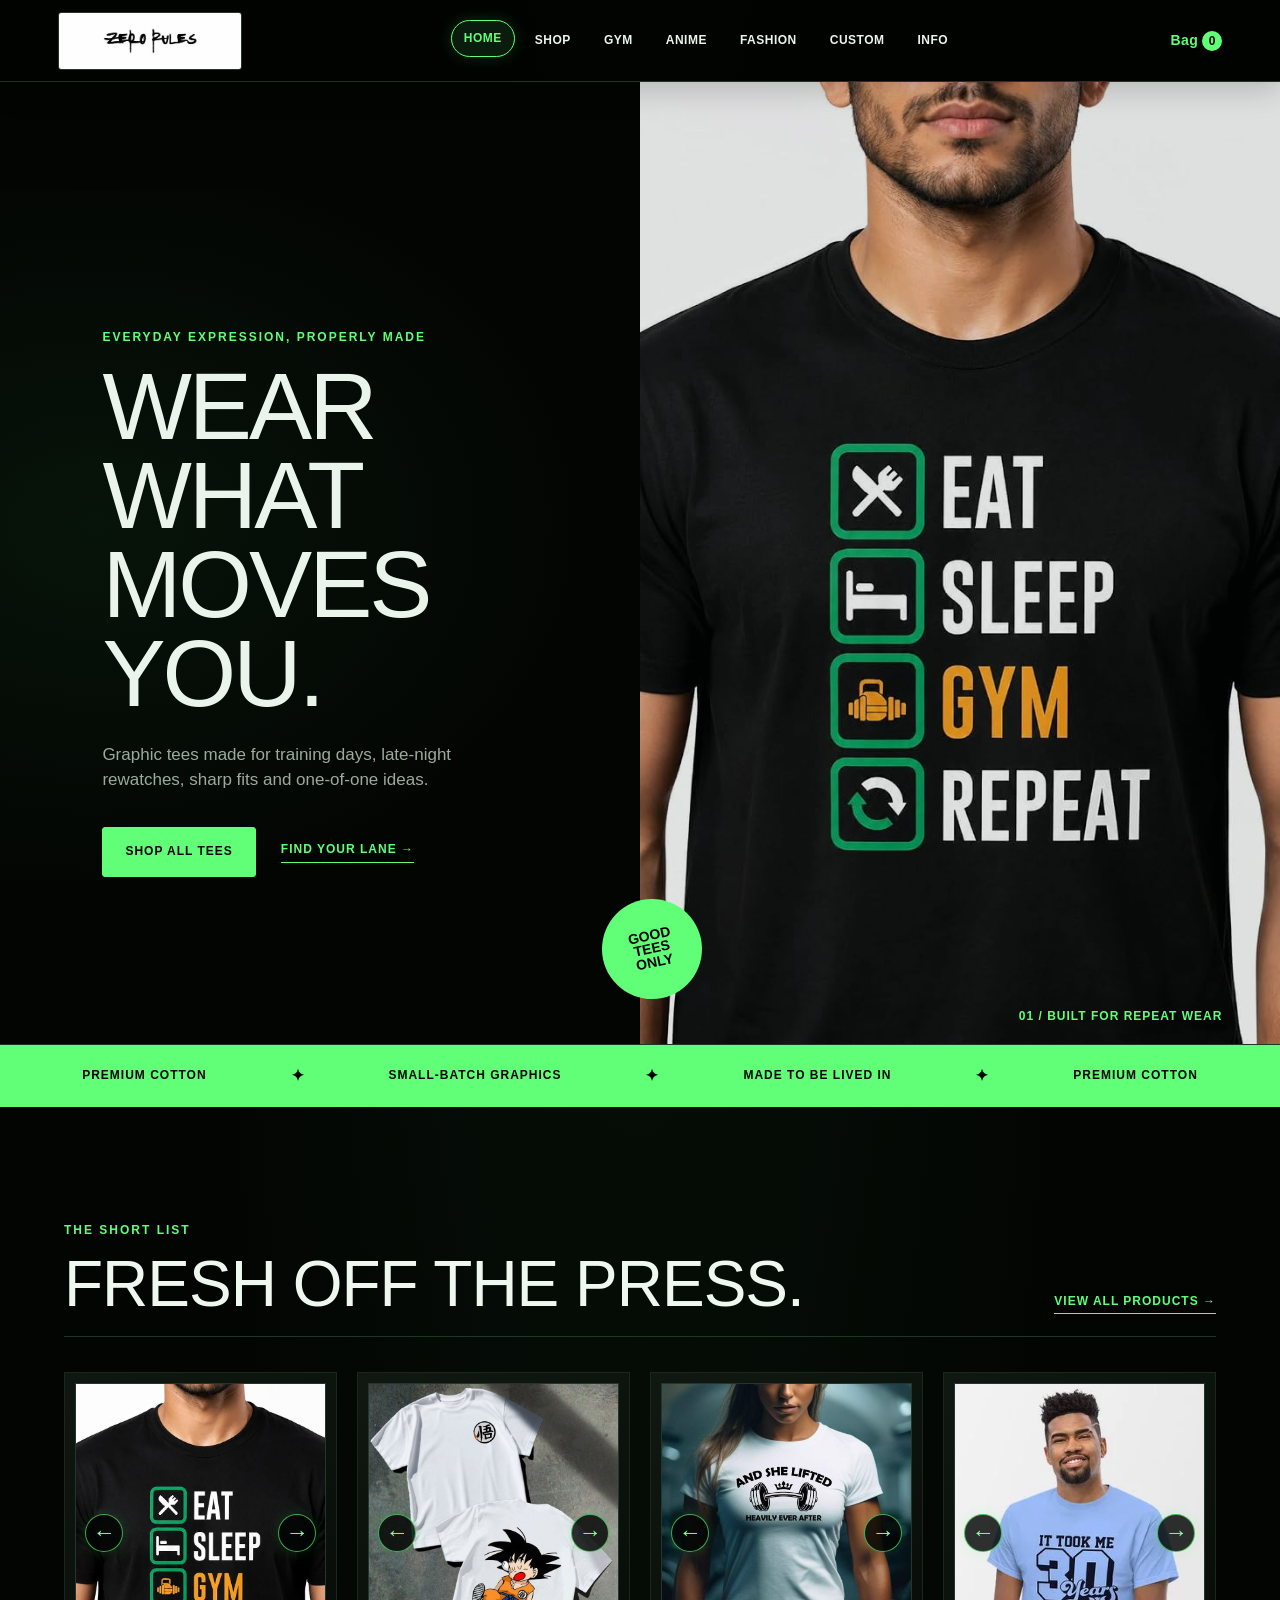
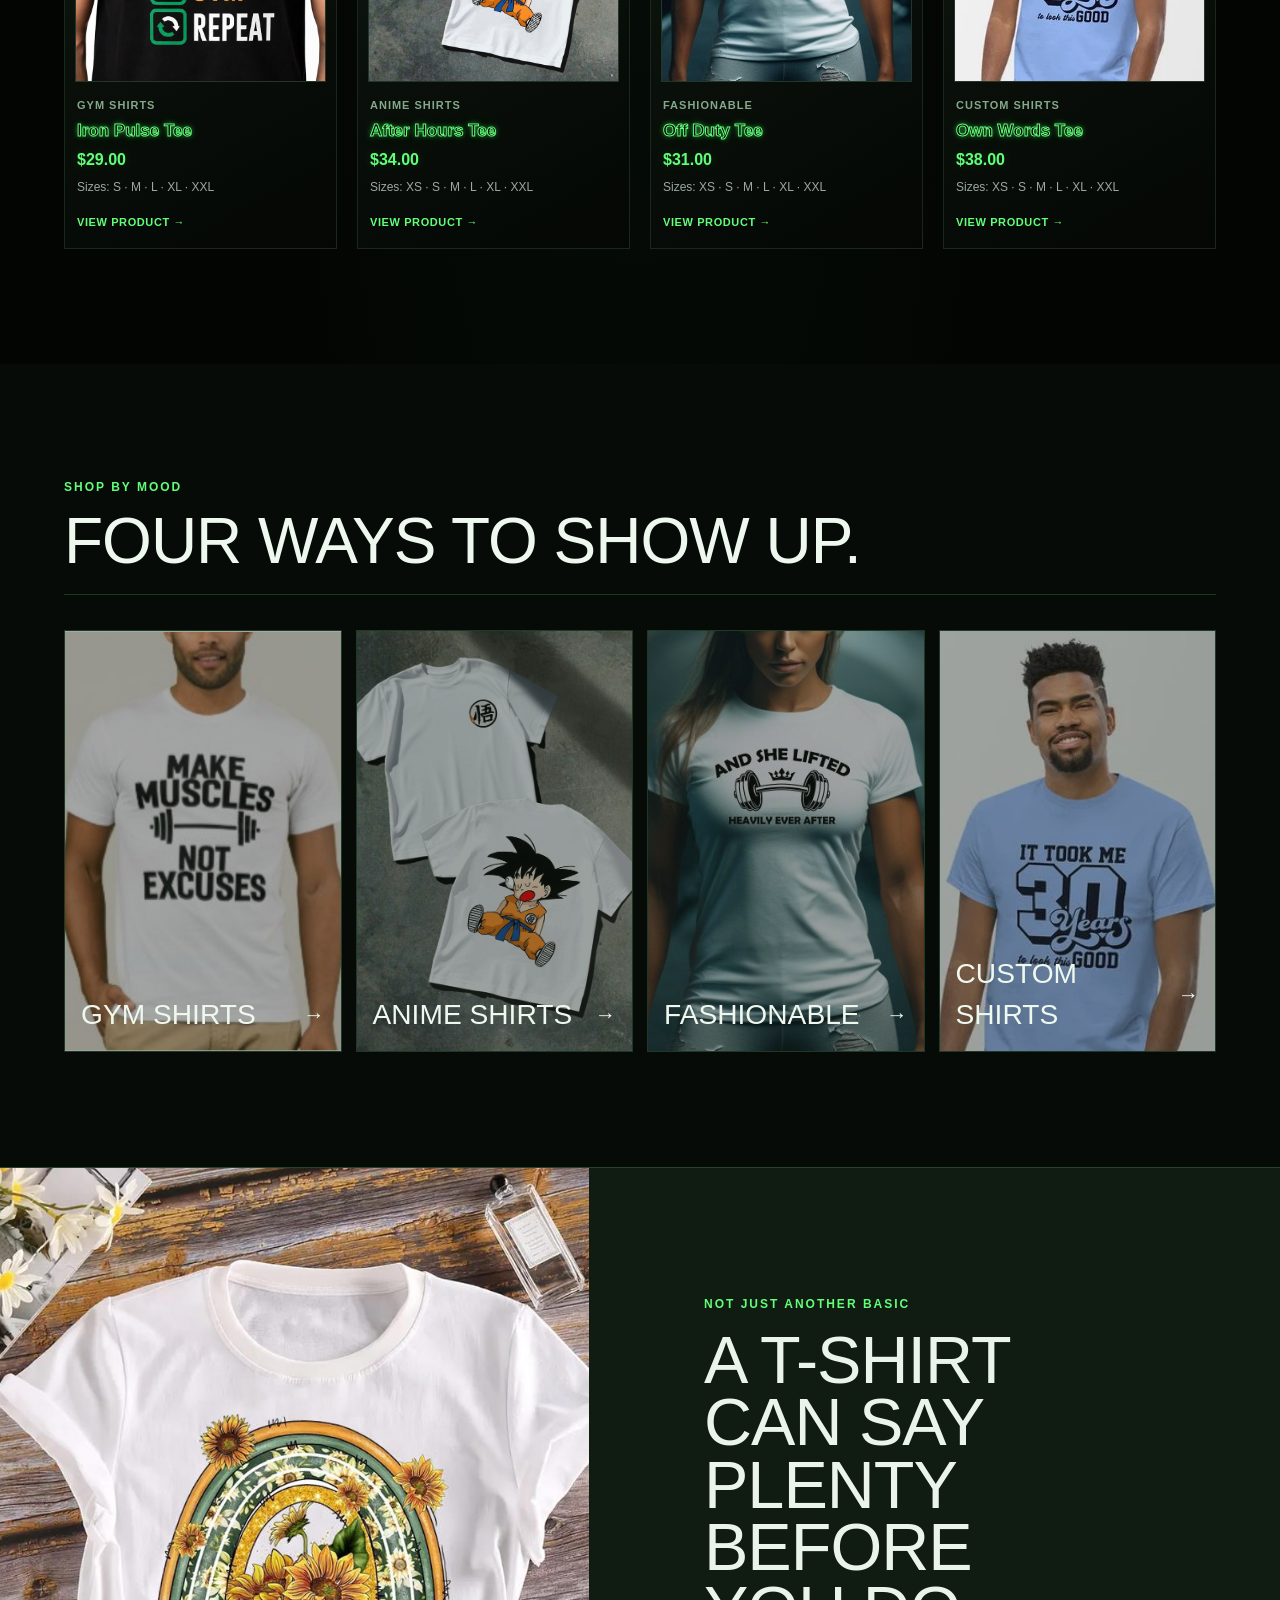
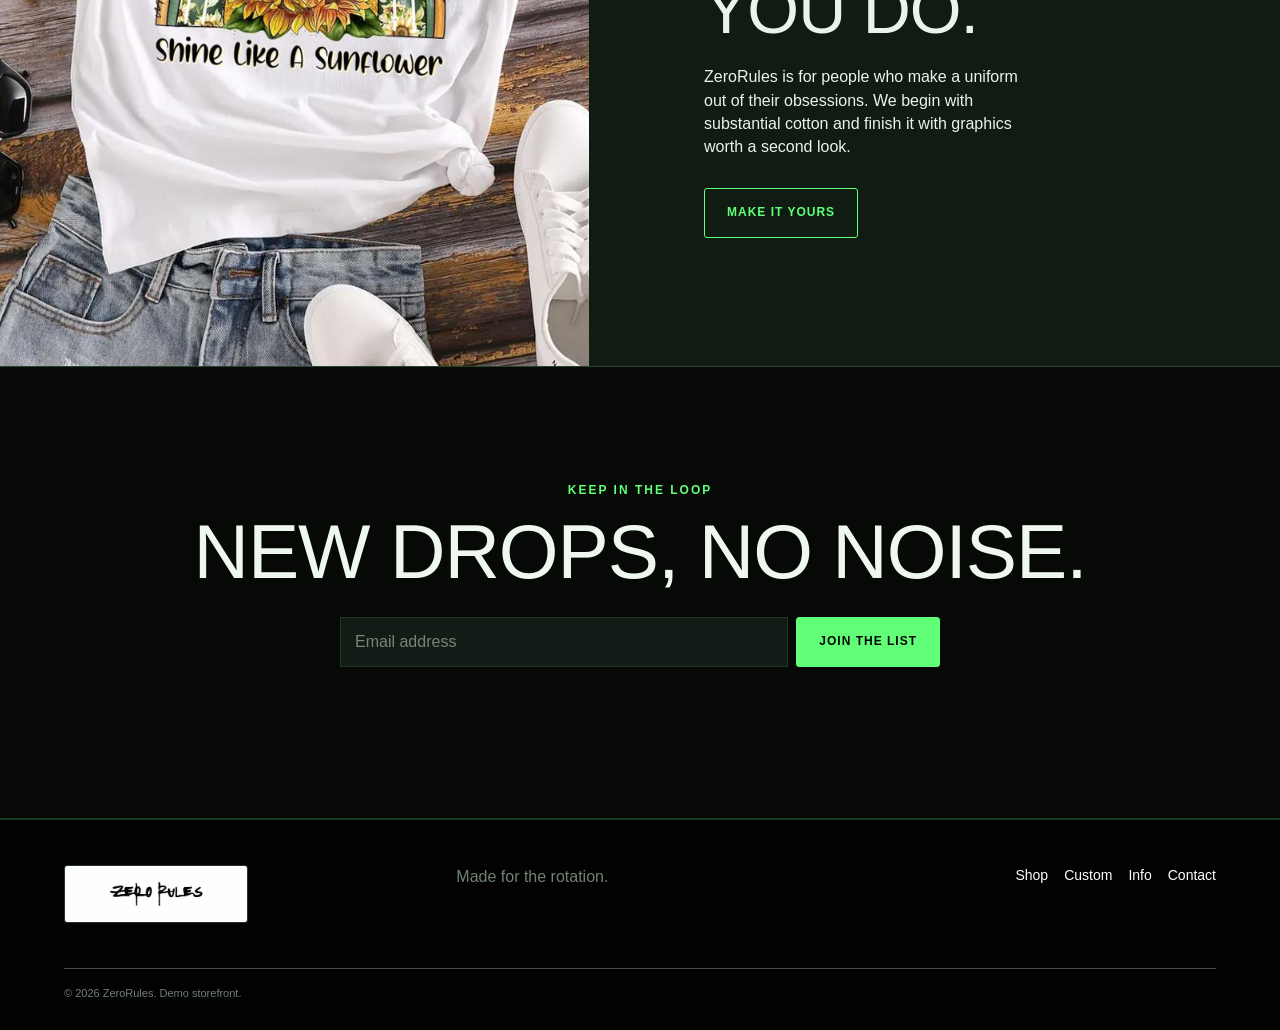
<file: index.html>
<!doctype html>
<html lang="en">
  <head>
    <meta charset="UTF-8" />
    <meta name="viewport" content="width=device-width, initial-scale=1.0" />
    <meta name="description" content="ZeroRules makes expressive, dependable cotton T-shirts for every version of your day." />
    <title>ZeroRules | Wear What Moves You</title>
    <link rel="stylesheet" href="css/styles.css" />
    <script src="js/products.js" defer></script>
    <script src="js/cart.js" defer></script>
    <script src="js/app.js" defer></script>
  </head>
  <body>
    <a class="skip-link" href="#main-content">Skip to content</a>
    <header class="site-header">
      <a class="brand" href="index.html" aria-label="Zero Rules home"><img class="brand-logo" src="images/zero_rules_final_logo.jpg" alt="Zero Rules" /></a>
      <button class="menu-toggle" type="button" aria-expanded="false" aria-controls="primary-nav">Menu</button>
      <nav class="primary-nav" id="primary-nav" aria-label="Primary navigation">
        <a class="active" href="index.html">Home</a>
        <a href="products.html">Shop</a>
        <a href="products.html?category=gym">Gym</a>
        <a href="products.html?category=anime">Anime</a>
        <a href="products.html?category=fashionable">Fashion</a>
        <a href="products.html?category=custom">Custom</a>
        <a href="info.html">Info</a>
      </nav>
      <a class="cart-link" href="cart.html" aria-label="Shopping bag">
        Bag <span data-cart-count>0</span>
      </a>
    </header>

    <main id="main-content">
      <section class="hero">
        <div class="hero-copy reveal">
          <p class="eyebrow">Everyday expression, properly made</p>
          <h1>Wear what<br />moves you.</h1>
          <p class="hero-text">Graphic tees made for training days, late-night rewatches, sharp fits and one-of-one ideas.</p>
          <div class="button-row">
            <a class="button button-dark" href="products.html">Shop all tees</a>
            <a class="text-link" href="#collections">Find your lane <span aria-hidden="true">→</span></a>
          </div>
        </div>
        <div class="hero-image reveal">
          <img src="images/gym/gym1.jpg" alt="Black graphic gym T-shirt" />
          <p class="image-caption">01 / Built for repeat wear</p>
        </div>
        <div class="hero-sticker" aria-hidden="true">GOOD<br />TEES<br />ONLY</div>
      </section>

      <section class="marquee" aria-label="Brand values">
        <span>Premium cotton</span><span aria-hidden="true">✦</span><span>Small-batch graphics</span><span aria-hidden="true">✦</span><span>Made to be lived in</span><span aria-hidden="true">✦</span><span>Premium cotton</span>
      </section>

      <section class="section" id="featured">
        <div class="section-heading">
          <div>
            <p class="eyebrow">The short list</p>
            <h2>Fresh off the press.</h2>
          </div>
          <a class="text-link" href="products.html">View all products <span aria-hidden="true">→</span></a>
        </div>
        <div class="product-grid" data-featured-products></div>
      </section>

      <section class="collections section" id="collections">
        <div class="section-heading">
          <div>
            <p class="eyebrow">Shop by mood</p>
            <h2>Four ways to show up.</h2>
          </div>
        </div>
        <div class="collection-grid">
          <a class="collection-card collection-gym" href="products.html?category=gym"><img src="images/gym/gym2.jpg" alt="Gym Shirts collection" /><span>Gym Shirts <b>→</b></span></a>
          <a class="collection-card collection-anime" href="products.html?category=anime"><img src="images/anime/a1.jpg" alt="Anime Shirts collection" /><span>Anime Shirts <b>→</b></span></a>
          <a class="collection-card collection-fashion" href="products.html?category=fashionable"><img src="images/fashionable/fasion1.jpg" alt="Fashionable collection" /><span>Fashionable <b>→</b></span></a>
          <a class="collection-card collection-custom" href="products.html?category=custom"><img src="images/custom/c1.png" alt="Custom Shirts collection" /><span>Custom Shirts <b>→</b></span></a>
        </div>
      </section>

      <section class="story-section">
        <div class="story-figure"><img src="images/fashionable/f4.jpeg" alt="Fashionable graphic T-shirt" /></div>
        <div class="story-copy">
          <p class="eyebrow">Not just another basic</p>
          <h2>A T-shirt can say plenty before you do.</h2>
          <p>ZeroRules is for people who make a uniform out of their obsessions. We begin with substantial cotton and finish it with graphics worth a second look.</p>
          <a class="button button-light" href="products.html?category=custom">Make it yours</a>
        </div>
      </section>

      <section class="newsletter section">
        <p class="eyebrow">Keep in the loop</p>
        <h2>New drops, no noise.</h2>
        <form class="signup-form" data-signup-form>
          <label class="sr-only" for="email">Email address</label>
          <input id="email" name="email" type="email" autocomplete="email" placeholder="Email address" required />
          <button class="button button-dark" type="submit">Join the list</button>
        </form>
        <p class="form-message" data-form-message aria-live="polite"></p>
      </section>
    </main>

    <footer class="site-footer">
      <a class="brand" href="index.html"><img class="brand-logo" src="images/zero_rules_final_logo.jpg" alt="Zero Rules" /></a>
      <p>Made for the rotation.</p>
      <div><a href="products.html">Shop</a><a href="products.html?category=custom">Custom</a><a href="info.html">Info</a><a href="mailto:owner@zerorules.in">Contact</a></div>
      <small>© 2026 ZeroRules. Demo storefront.</small>
    </footer>
  </body>
</html>
</file>
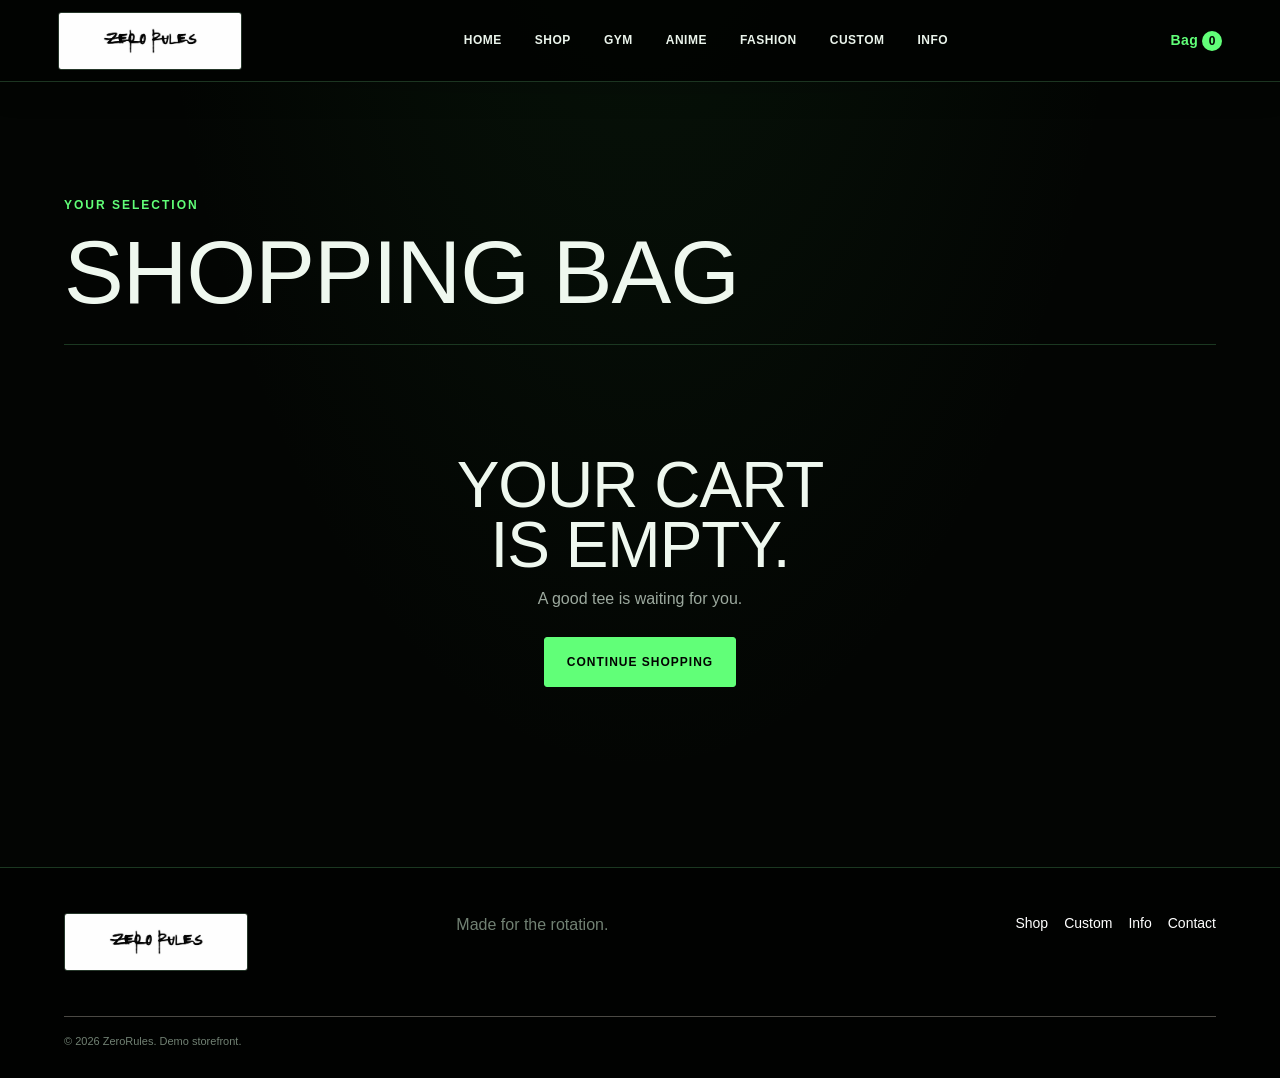
<file: cart.html>
<!doctype html>
<html lang="en"><head><meta charset="UTF-8" /><meta name="viewport" content="width=device-width, initial-scale=1.0" /><meta name="description" content="Review and manage your ZeroRules shopping bag." /><title>Shopping Bag | ZeroRules</title><link rel="stylesheet" href="css/styles.css" /><script src="js/products.js" defer></script><script src="js/cart.js" defer></script><script src="js/app.js" defer></script></head><body><a class="skip-link" href="#main-content">Skip to shopping bag</a><header class="site-header"><a class="brand" href="index.html" aria-label="0 Rules home"><img class="brand-logo" src="images/zero_rules_final_logo.jpg" alt="Zero Rules" /></a><button class="menu-toggle" type="button" aria-expanded="false" aria-controls="primary-nav">Menu</button><nav class="primary-nav" id="primary-nav" aria-label="Primary navigation"><a href="index.html">Home</a><a href="products.html">Shop</a><a href="products.html?category=gym">Gym</a><a href="products.html?category=anime">Anime</a><a href="products.html?category=fashionable">Fashion</a><a href="products.html?category=custom">Custom</a><a href="info.html">Info</a></nav><a class="cart-link active" href="cart.html" aria-label="Shopping bag">Bag <span data-cart-count>0</span></a></header><main id="main-content" class="cart-page" data-cart-page></main><footer class="site-footer"><a class="brand" href="index.html"><img class="brand-logo" src="images/zero_rules_final_logo.jpg" alt="Zero Rules" /></a><p>Made for the rotation.</p><div><a href="products.html">Shop</a><a href="products.html?category=custom">Custom</a><a href="info.html">Info</a><a href="mailto:owner@zerorules.in">Contact</a></div><small>© 2026 ZeroRules. Demo storefront.</small></footer></body></html>
</file>
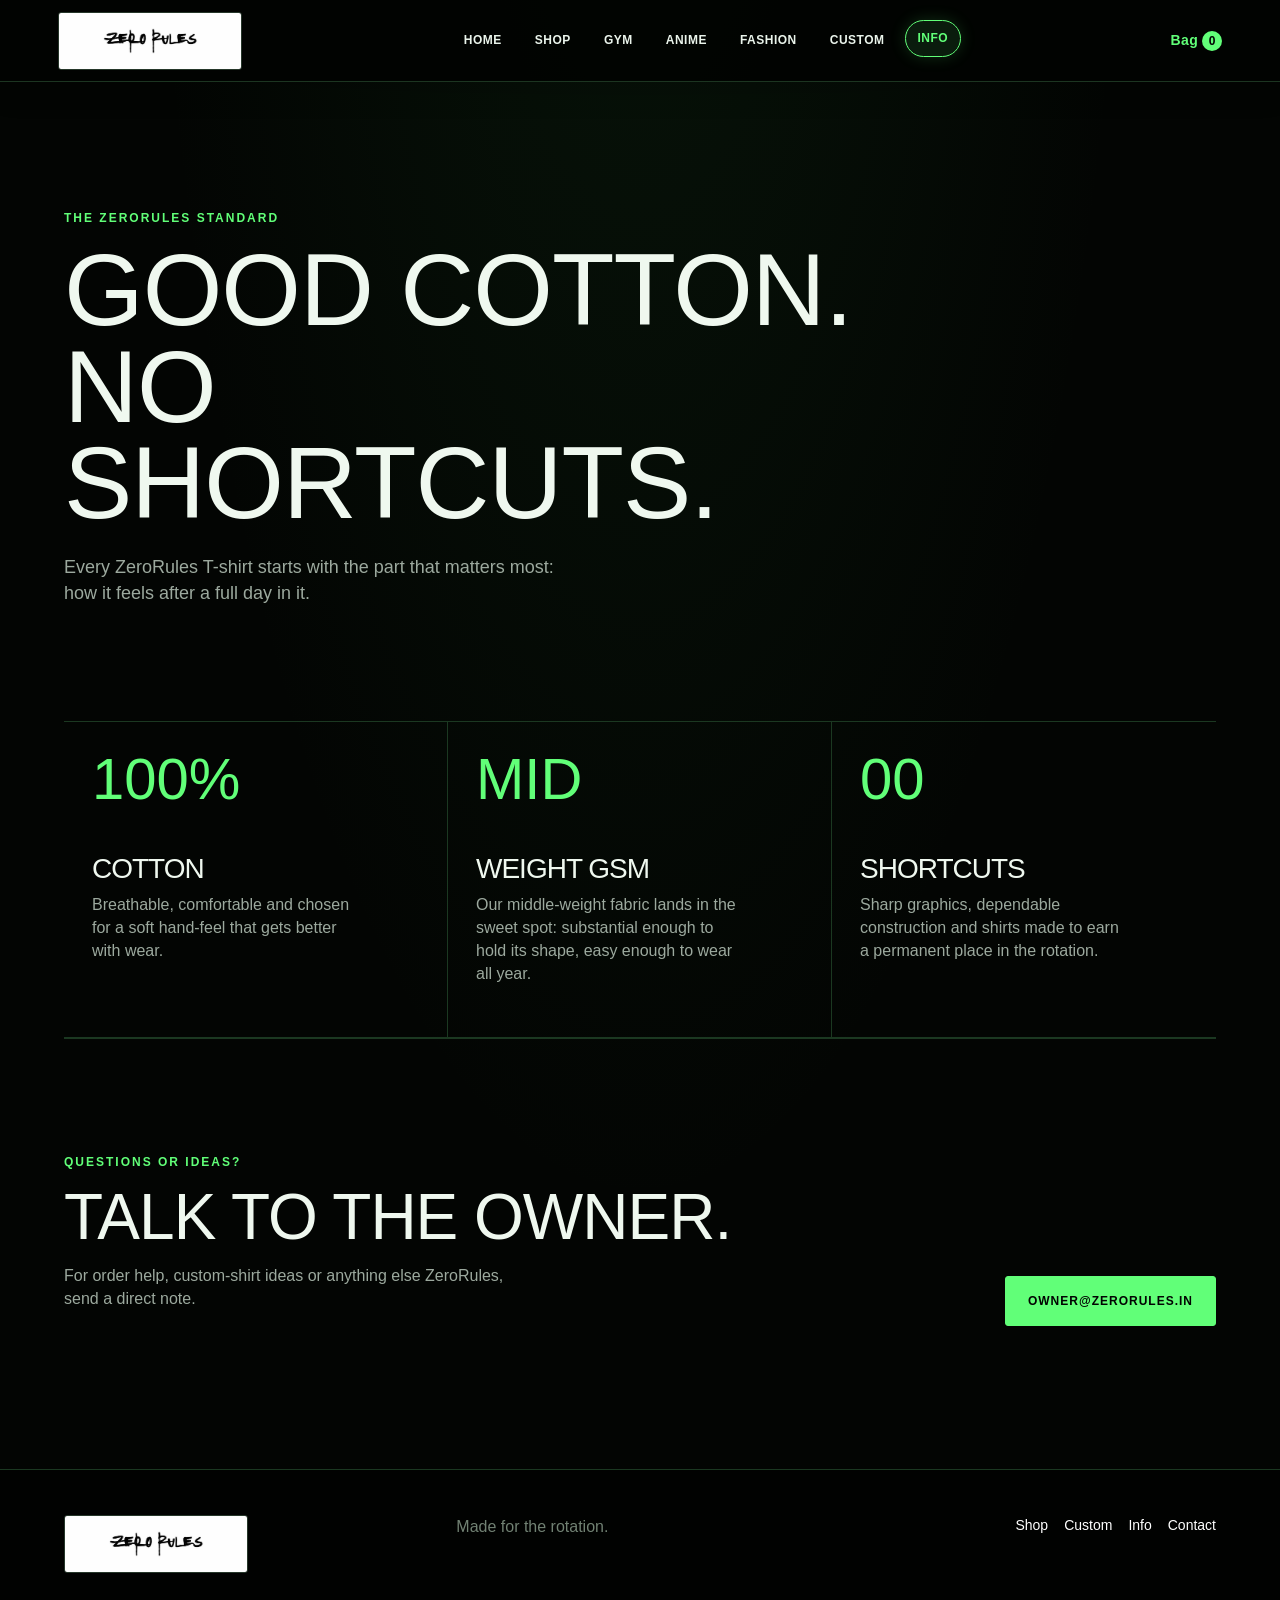
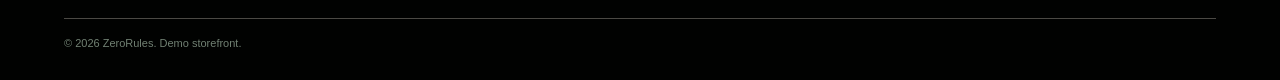
<file: info.html>
<!doctype html>
<html lang="en">
  <head>
    <meta charset="UTF-8" />
    <meta name="viewport" content="width=device-width, initial-scale=1.0" />
    <meta name="description" content="Learn about ZeroRules T-shirt quality and get in touch." />
    <title>Info | ZeroRules</title>
    <link rel="stylesheet" href="css/styles.css" />
    <script src="js/products.js" defer></script>
    <script src="js/cart.js" defer></script>
    <script src="js/app.js" defer></script>
  </head>
  <body>
    <a class="skip-link" href="#main-content">Skip to information</a>
    <header class="site-header">
      <a class="brand" href="index.html" aria-label="Zero Rules home"><img class="brand-logo" src="images/zero_rules_final_logo.jpg" alt="Zero Rules" /></a>
      <button class="menu-toggle" type="button" aria-expanded="false" aria-controls="primary-nav">Menu</button>
      <nav class="primary-nav" id="primary-nav" aria-label="Primary navigation"><a href="index.html">Home</a><a href="products.html">Shop</a><a href="products.html?category=gym">Gym</a><a href="products.html?category=anime">Anime</a><a href="products.html?category=fashionable">Fashion</a><a href="products.html?category=custom">Custom</a><a class="active" href="info.html">Info</a></nav>
      <a class="cart-link" href="cart.html" aria-label="Shopping bag">Bag <span data-cart-count>0</span></a>
    </header>
    <main id="main-content" class="info-page">
      <section class="info-hero"><p class="eyebrow">The ZeroRules standard</p><h1>Good cotton.<br />No shortcuts.</h1><p>Every ZeroRules T-shirt starts with the part that matters most: how it feels after a full day in it.</p></section>
      <section class="quality-grid" aria-label="T-shirt quality details"><article><p class="quality-number">100%</p><h2>Cotton</h2><p>Breathable, comfortable and chosen for a soft hand-feel that gets better with wear.</p></article><article><p class="quality-number">MID</p><h2>Weight GSM</h2><p>Our middle-weight fabric lands in the sweet spot: substantial enough to hold its shape, easy enough to wear all year.</p></article><article><p class="quality-number">00</p><h2>Shortcuts</h2><p>Sharp graphics, dependable construction and shirts made to earn a permanent place in the rotation.</p></article></section>
      <section class="owner-contact"><div><p class="eyebrow">Questions or ideas?</p><h2>Talk to the owner.</h2><p>For order help, custom-shirt ideas or anything else ZeroRules, send a direct note.</p></div><a class="button button-dark" href="mailto:owner@zerorules.in">owner@zerorules.in</a></section>
    </main>
    <footer class="site-footer"><a class="brand" href="index.html"><img class="brand-logo" src="images/zero_rules_final_logo.jpg" alt="Zero Rules" /></a><p>Made for the rotation.</p><div><a href="products.html">Shop</a><a href="products.html?category=custom">Custom</a><a href="info.html">Info</a><a href="mailto:owner@zerorules.in">Contact</a></div><small>© 2026 ZeroRules. Demo storefront.</small></footer>
  </body>
</html>
</file>
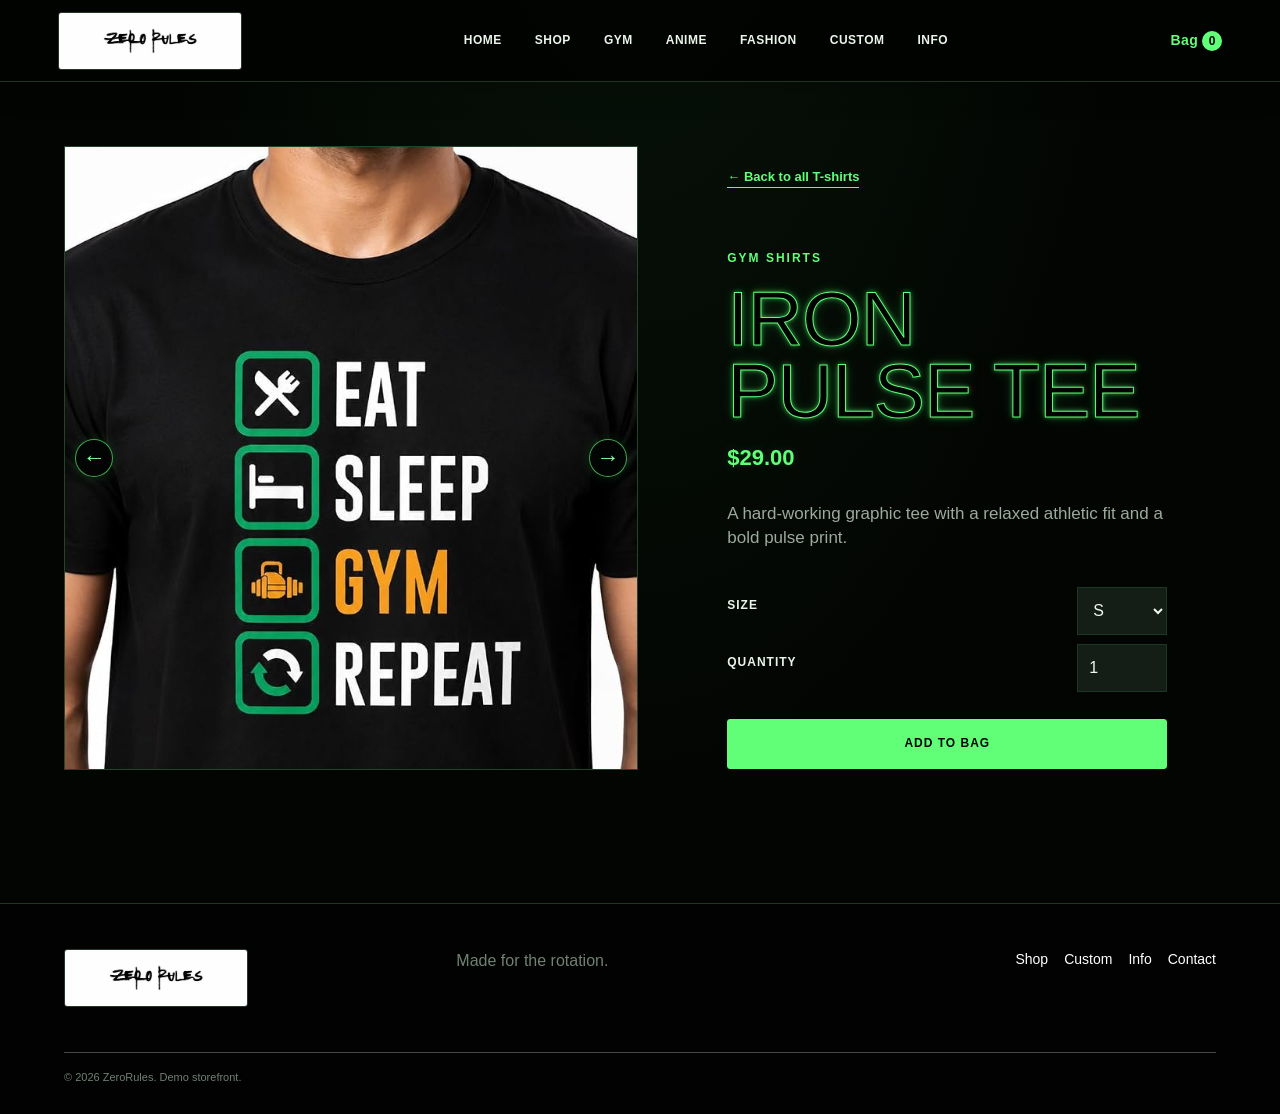
<file: product.html>
<!doctype html>
<html lang="en">
  <head>
    <meta charset="UTF-8" />
    <meta name="viewport" content="width=device-width, initial-scale=1.0" />
    <meta name="description" content="ZeroRules T-shirt details." />
    <title>Product | ZeroRules</title>
    <link rel="stylesheet" href="css/styles.css" />
    <script src="js/products.js" defer></script>
    <script src="js/cart.js" defer></script>
    <script src="js/app.js" defer></script>
  </head>
  <body>
    <a class="skip-link" href="#main-content">Skip to product details</a>
    <header class="site-header">
      <a class="brand" href="index.html" aria-label="Zero Rules home"><img class="brand-logo" src="images/zero_rules_final_logo.jpg" alt="Zero Rules" /></a>
      <button class="menu-toggle" type="button" aria-expanded="false" aria-controls="primary-nav">Menu</button>
      <nav class="primary-nav" id="primary-nav" aria-label="Primary navigation"><a href="index.html">Home</a><a href="products.html">Shop</a><a href="products.html?category=gym">Gym</a><a href="products.html?category=anime">Anime</a><a href="products.html?category=fashionable">Fashion</a><a href="products.html?category=custom">Custom</a><a href="info.html">Info</a></nav>
      <a class="cart-link" href="cart.html" aria-label="Shopping bag">Bag <span data-cart-count>0</span></a>
    </header>
    <main id="main-content" class="product-page" data-product-detail></main>
    <footer class="site-footer"><a class="brand" href="index.html"><img class="brand-logo" src="images/zero_rules_final_logo.jpg" alt="Zero Rules" /></a><p>Made for the rotation.</p><div><a href="products.html">Shop</a><a href="products.html?category=custom">Custom</a><a href="info.html">Info</a><a href="mailto:owner@zerorules.in">Contact</a></div><small>© 2026 ZeroRules. Demo storefront.</small></footer>
  </body>
</html>
</file>
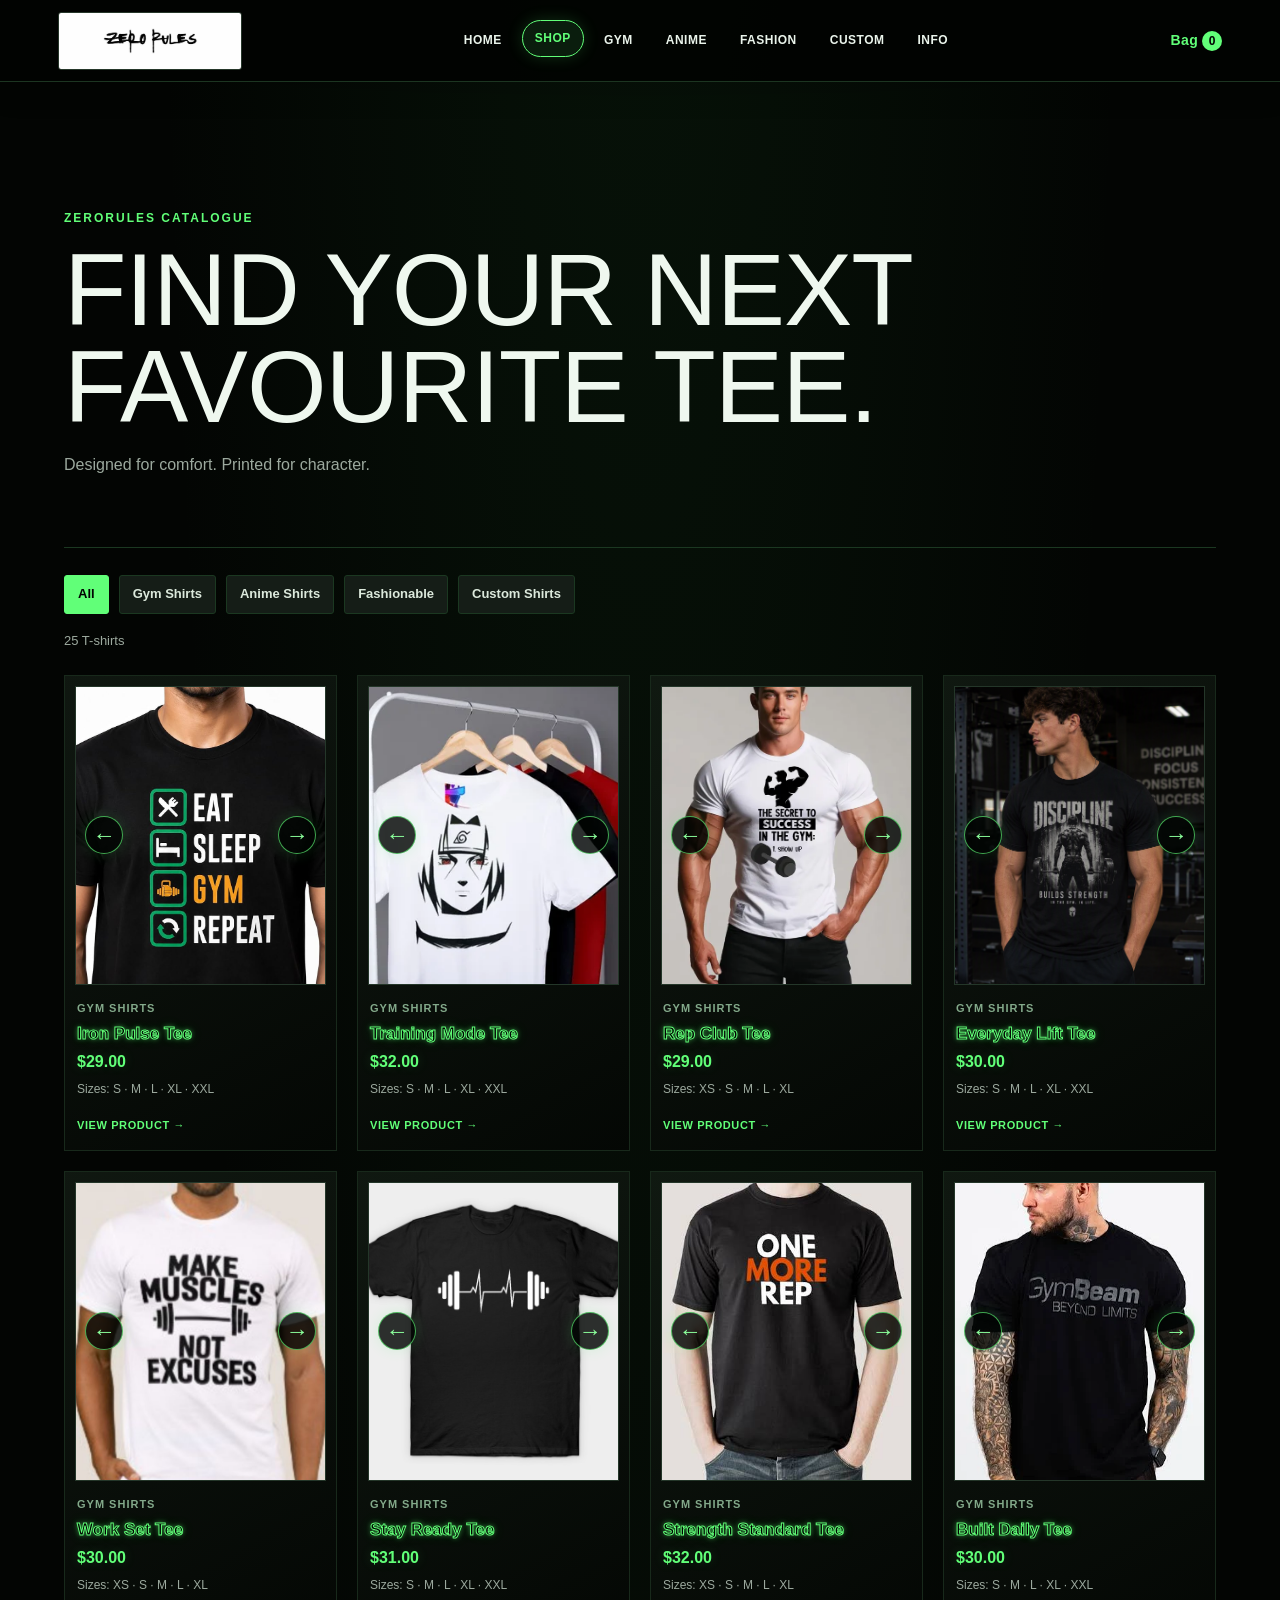
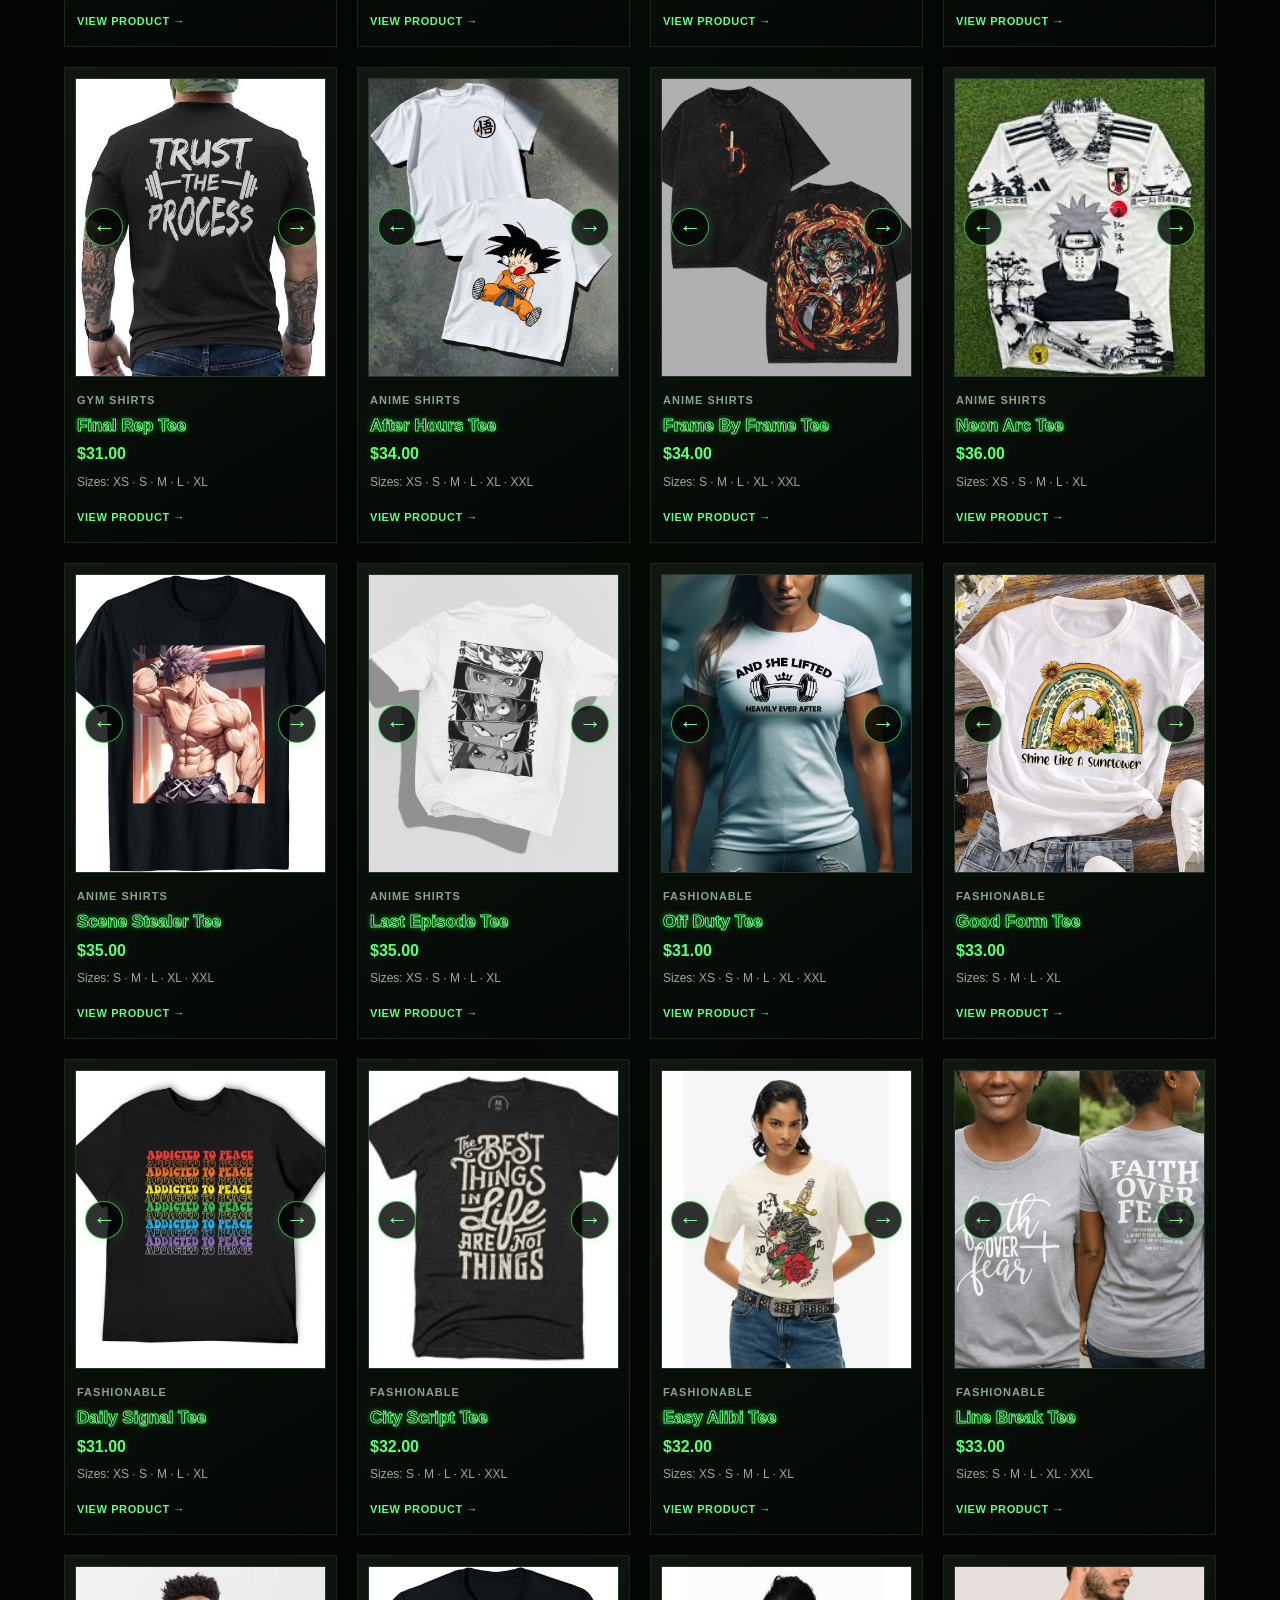
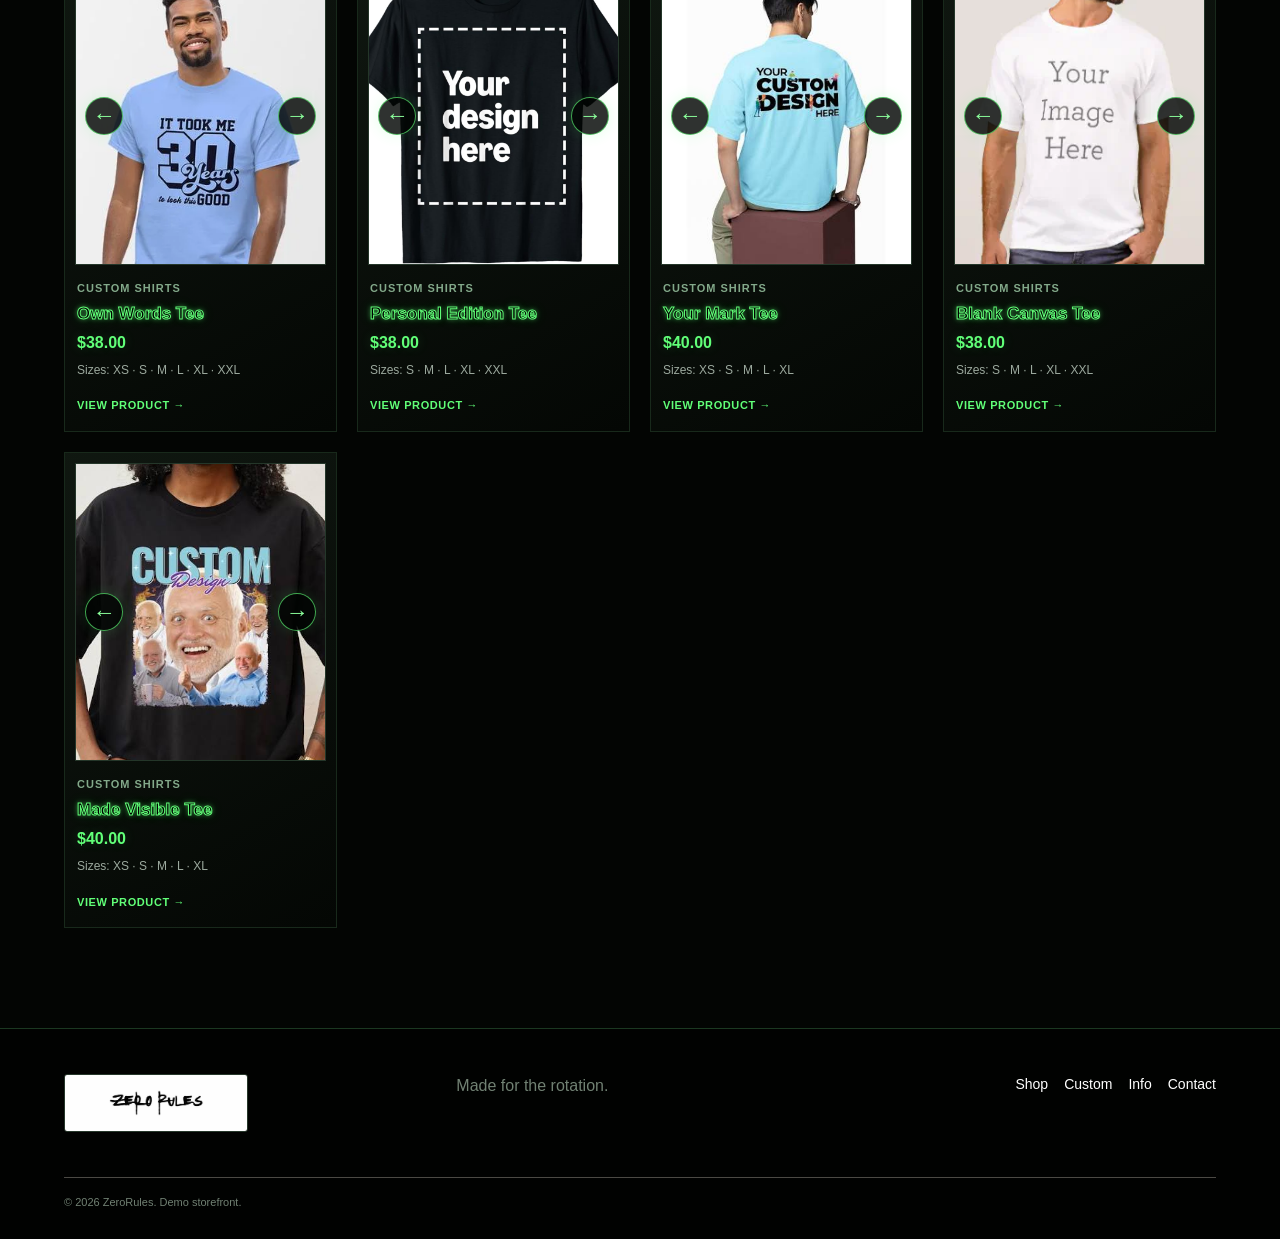
<file: products.html>
<!doctype html>
<html lang="en">
  <head>
    <meta charset="UTF-8" />
    <meta name="viewport" content="width=device-width, initial-scale=1.0" />
    <meta name="description" content="Browse ZeroRules T-shirts by collection." />
    <title>Shop T-Shirts | ZeroRules</title>
    <link rel="stylesheet" href="css/styles.css" />
    <script src="js/products.js" defer></script>
    <script src="js/cart.js" defer></script>
    <script src="js/app.js" defer></script>
  </head>
  <body>
    <a class="skip-link" href="#main-content">Skip to products</a>
    <header class="site-header">
      <a class="brand" href="index.html" aria-label="Zero Rules home"><img class="brand-logo" src="images/zero_rules_final_logo.jpg" alt="Zero Rules" /></a>
      <button class="menu-toggle" type="button" aria-expanded="false" aria-controls="primary-nav">Menu</button>
      <nav class="primary-nav" id="primary-nav" aria-label="Primary navigation"><a href="index.html">Home</a><a class="active" href="products.html">Shop</a><a href="products.html?category=gym">Gym</a><a href="products.html?category=anime">Anime</a><a href="products.html?category=fashionable">Fashion</a><a href="products.html?category=custom">Custom</a><a href="info.html">Info</a></nav>
      <a class="cart-link" href="cart.html" aria-label="Shopping bag">Bag <span data-cart-count>0</span></a>
    </header>
    <main id="main-content" class="shop-page">
      <div class="shop-intro"><p class="eyebrow">ZeroRules catalogue</p><h1>Find your next<br />favourite tee.</h1><p>Designed for comfort. Printed for character.</p></div>
      <div class="filter-bar" aria-label="Product filters" data-product-filters></div>
      <p class="product-count" data-product-count aria-live="polite"></p>
      <div class="product-grid shop-grid" data-all-products></div>
    </main>
    <footer class="site-footer"><a class="brand" href="index.html"><img class="brand-logo" src="images/zero_rules_final_logo.jpg" alt="Zero Rules" /></a><p>Made for the rotation.</p><div><a href="products.html">Shop</a><a href="products.html?category=custom">Custom</a><a href="info.html">Info</a><a href="mailto:owner@zerorules.in">Contact</a></div><small>© 2026 ZeroRules. Demo storefront.</small></footer>
  </body>
</html>
</file>
<file: css/styles.css>
:root { --ink: #171715; --paper: #f6f3ed; --acid: #e54f32; --blue: #345adf; --line: #d5d0c7; --muted: #67635c; --display: Georgia, "Times New Roman", serif; --sans: "Trebuchet MS", "Segoe UI", sans-serif; }
* { box-sizing: border-box; }
html { scroll-behavior: smooth; }
body { margin: 0; background: var(--paper); color: var(--ink); font-family: var(--sans); font-size: 16px; line-height: 1.45; }
img { display: block; max-width: 100%; }
a { color: inherit; text-decoration: none; }
button, input, select { font: inherit; }
button, a, input, select { -webkit-tap-highlight-color: transparent; }
:focus-visible { outline: 3px solid var(--blue); outline-offset: 3px; }
.skip-link { position: fixed; top: 8px; left: 8px; z-index: 10; transform: translateY(-150%); background: var(--ink); color: white; padding: 10px 14px; }
.skip-link:focus { transform: translateY(0); }
.site-header { min-height: 76px; padding: 0 4.5vw; display: flex; align-items: center; gap: 28px; border-bottom: 1px solid var(--line); position: relative; background: var(--paper); z-index: 3; }
.brand { display: inline-flex; align-items: center; width: 148px; height: 36px; white-space: nowrap; }
.brand-logo { display: block; width: 148px; height: auto; }
.site-footer .brand-logo { filter: grayscale(1) brightness(0) invert(1); }
.primary-nav { display: flex; gap: 22px; margin: 0 auto; font-size: 14px; }
.primary-nav a { border-bottom: 2px solid transparent; padding: 5px 0; }
.primary-nav a:hover, .primary-nav a.active { border-color: var(--acid); }
.cart-link { font-weight: bold; font-size: 14px; white-space: nowrap; }
.cart-link span { display: inline-grid; place-items: center; min-width: 20px; height: 20px; padding: 0 5px; color: white; background: var(--ink); border-radius: 50%; font-size: 12px; }
.menu-toggle { display: none; background: none; border: 0; font-weight: bold; cursor: pointer; }
.hero { min-height: min(720px, calc(100vh - 76px)); display: grid; grid-template-columns: 1fr 1fr; position: relative; overflow: hidden; border-bottom: 1px solid var(--line); }
.hero-copy { padding: clamp(70px, 11vw, 154px) 8vw 60px 9vw; align-self: center; position: relative; z-index: 1; }
.eyebrow { color: var(--acid); font-size: 12px; font-weight: 900; letter-spacing: 1.3px; text-transform: uppercase; margin: 0 0 15px; }
h1, h2, h3, p { margin-top: 0; }
h1, h2 { font-family: var(--display); font-weight: 500; line-height: .94; letter-spacing: 0; }
.hero h1 { font-size: clamp(58px, 7vw, 108px); margin-bottom: 25px; }
.hero-text { max-width: 390px; font-size: 17px; color: var(--muted); }
.button-row { margin-top: 35px; display: flex; align-items: center; gap: 25px; flex-wrap: wrap; }
.button { border: 1px solid var(--ink); display: inline-flex; align-items: center; justify-content: center; min-height: 48px; padding: 12px 22px; font-weight: bold; cursor: pointer; transition: transform .2s ease, background .2s ease, color .2s ease; }
.button:hover { transform: translateY(-3px); }
.button-dark { background: var(--ink); color: white; }
.button-dark:hover { background: var(--acid); border-color: var(--acid); }
.button-light { background: transparent; color: var(--paper); border-color: var(--paper); }
.button-light:hover { background: var(--paper); color: var(--ink); }
.text-link { font-size: 14px; font-weight: bold; border-bottom: 1px solid currentColor; padding-bottom: 3px; }
.hero-image { height: 100%; min-height: 480px; background: var(--blue); overflow: hidden; }
.hero-image img { width: 100%; height: 100%; object-fit: cover; mix-blend-mode: multiply; transition: transform .6s ease; }
.hero:hover .hero-image img { transform: scale(1.04); }
.image-caption { position: absolute; right: 4.5vw; bottom: 18px; margin: 0; color: white; font-size: 12px; font-weight: bold; letter-spacing: 1px; }
.hero-sticker { position: absolute; left: calc(50% - 38px); bottom: 45px; display: grid; place-items: center; width: 100px; height: 100px; padding: 10px; background: var(--acid); border-radius: 50%; color: white; font-size: 14px; font-weight: 900; line-height: .95; text-align: center; transform: rotate(-12deg); }
.marquee { display: flex; justify-content: space-around; align-items: center; gap: 22px; min-height: 55px; padding: 10px 4vw; background: var(--ink); color: white; overflow: hidden; font-size: 12px; font-weight: bold; letter-spacing: 1px; text-transform: uppercase; white-space: nowrap; }
.marquee span:nth-child(even) { color: var(--acid); font-size: 16px; }
.section { padding: clamp(68px, 9vw, 125px) 5vw; }
.section-heading { display: flex; justify-content: space-between; align-items: flex-end; gap: 20px; margin-bottom: 35px; }
.section h2 { font-size: clamp(40px, 5vw, 70px); margin-bottom: 0; }
.product-grid { display: grid; grid-template-columns: repeat(4, 1fr); gap: 20px; }
.product-card { min-width: 0; }
.product-image { display: block; aspect-ratio: .84; overflow: hidden; background: #e2ddd3; }
.product-image img { height: 100%; width: 100%; object-fit: cover; transition: transform .45s ease; }
.product-card:hover .product-image img { transform: scale(1.05); }
.product-info { padding: 14px 2px 5px; }
.product-meta { color: var(--muted); font-size: 11px; font-weight: bold; letter-spacing: 1px; text-transform: uppercase; margin-bottom: 5px; }
.product-card h3 { font-size: 17px; margin-bottom: 4px; }
.product-card h3 a:hover, .card-link:hover { color: var(--acid); }
.price { margin-bottom: 8px; font-weight: bold; }
.card-sizes { color: var(--muted); font-size: 12px; margin-bottom: 13px; white-space: nowrap; overflow: hidden; text-overflow: ellipsis; }
.card-link { font-size: 13px; font-weight: bold; }
.collections { background: #ded8cc; }
.collection-grid { display: grid; grid-template-columns: repeat(4, 1fr); gap: 14px; }
.collection-card { position: relative; height: clamp(285px, 33vw, 470px); overflow: hidden; background: var(--ink); color: white; }
.collection-card img { height: 100%; width: 100%; object-fit: cover; opacity: .82; transition: transform .55s ease, opacity .3s ease; }
.collection-card:hover img { transform: scale(1.06); opacity: .68; }
.collection-card span { position: absolute; inset: auto 16px 15px; display: flex; justify-content: space-between; align-items: center; font-family: var(--display); font-size: clamp(23px, 2.2vw, 34px); }
.collection-card b { font-family: var(--sans); font-size: 21px; }
.story-section { display: grid; grid-template-columns: .92fr 1.08fr; min-height: 620px; background: var(--blue); color: white; }
.story-figure { min-height: 450px; overflow: hidden; }
.story-figure img { width: 100%; height: 100%; object-fit: cover; mix-blend-mode: multiply; }
.story-copy { max-width: 570px; padding: clamp(65px, 10vw, 140px) 9vw; align-self: center; }
.story-copy .eyebrow { color: #ffdd5a; }
.story-copy h2 { font-size: clamp(43px, 5.2vw, 78px); margin-bottom: 24px; }
.story-copy > p:not(.eyebrow) { color: #e5e9ff; max-width: 450px; margin-bottom: 30px; }
.newsletter { text-align: center; border-bottom: 1px solid var(--line); }
.newsletter h2 { font-size: clamp(42px, 6vw, 82px); }
.signup-form { max-width: 600px; display: flex; gap: 8px; margin: 30px auto 0; }
.signup-form input { min-width: 0; flex: 1; min-height: 48px; padding: 12px 14px; border: 1px solid var(--ink); background: transparent; }
.form-message { min-height: 24px; margin: 12px 0 0; font-size: 14px; }
.site-footer { display: grid; grid-template-columns: 1.2fr 1fr 1.4fr; gap: 25px; padding: 45px 5vw 28px; background: var(--ink); color: white; }
.site-footer p { margin: 0; color: #b6b3ac; }
.site-footer div { display: flex; flex-wrap: wrap; justify-content: flex-end; gap: 16px; font-size: 14px; }
.site-footer a:hover { color: #ffdd5a; }
.site-footer small { grid-column: 1 / -1; margin-top: 20px; padding-top: 17px; border-top: 1px solid #4b4944; color: #aaa69e; font-size: 11px; }
.shop-page { padding: 0 5vw 100px; }
.shop-intro { padding: clamp(70px, 10vw, 140px) 0 55px; border-bottom: 1px solid var(--line); }
.shop-intro h1 { font-size: clamp(55px, 8vw, 105px); margin-bottom: 18px; }
.shop-intro > p:last-child { color: var(--muted); }
.filter-bar { display: flex; gap: 10px; padding: 27px 0 12px; overflow-x: auto; }
.filter-bar button { flex: 0 0 auto; padding: 9px 13px; border: 1px solid var(--line); background: transparent; color: var(--ink); font-size: 13px; font-weight: bold; cursor: pointer; transition: background .2s ease, color .2s ease; }
.filter-bar button:hover, .filter-bar button.selected { border-color: var(--ink); background: var(--ink); color: white; }
.product-count { color: var(--muted); font-size: 13px; margin: 6px 0 24px; }
.shop-grid { grid-template-columns: repeat(4, 1fr); }
.product-page { padding: clamp(30px, 5vw, 70px) 5vw 100px; }
.product-detail { display: grid; grid-template-columns: minmax(0, 1.08fr) minmax(330px, .92fr); gap: clamp(32px, 7vw, 110px); max-width: 1350px; margin: auto; }
.detail-image { background: #e2ddd3; aspect-ratio: .92; }
.detail-image img { width: 100%; height: 100%; object-fit: cover; }
.detail-content { padding-top: 18px; }
.back-link { display: inline-block; margin-bottom: 62px; font-size: 13px; font-weight: bold; border-bottom: 1px solid currentColor; }
.detail-content h1 { font-size: clamp(48px, 6vw, 84px); margin: 0 0 15px; }
.detail-price { font-size: 22px; font-weight: bold; margin-bottom: 28px; }
.detail-description { color: var(--muted); max-width: 450px; font-size: 17px; margin-bottom: 36px; }
.purchase-form { max-width: 440px; display: grid; grid-template-columns: 1fr 90px; gap: 9px; }
.purchase-form label { font-size: 12px; font-weight: bold; letter-spacing: 1px; text-transform: uppercase; margin-top: 10px; }
.purchase-form select, .purchase-form input { min-height: 48px; padding: 11px; border: 1px solid var(--ink); background: transparent; }
.purchase-form .button { grid-column: 1 / -1; margin-top: 18px; }
.cart-note { grid-column: 1 / -1; min-height: 21px; margin: 4px 0 0; color: var(--blue); font-size: 14px; font-weight: bold; }
.cart-page { max-width: 1320px; min-height: 620px; margin: 0 auto; padding: clamp(65px, 9vw, 120px) 5vw; }
.cart-heading { margin-bottom: 45px; border-bottom: 1px solid var(--line); padding-bottom: 30px; }
.cart-heading h1 { margin: 0; font-size: clamp(54px, 7vw, 90px); }
.cart-recovery { margin: -25px 0 28px; color: var(--acid); font-weight: bold; }
.cart-layout { display: grid; grid-template-columns: minmax(0, 1fr) 340px; align-items: start; gap: clamp(35px, 6vw, 90px); }
.cart-list { border-top: 1px solid var(--line); }
.cart-item { display: grid; grid-template-columns: 130px minmax(0, 1fr) auto; gap: 20px; padding: 20px 0; border-bottom: 1px solid var(--line); }
.cart-item > img { width: 130px; height: 154px; object-fit: cover; background: #e2ddd3; }
.cart-item-info h2 { font-size: 20px; margin: 0 0 6px; }
.cart-size, .cart-unit-price { color: var(--muted); font-size: 14px; margin-bottom: 4px; }
.quantity-controls { display: flex; width: 125px; height: 36px; margin-top: 16px; border: 1px solid var(--ink); }
.quantity-controls input { width: 44px; border: 0; border-left: 1px solid var(--line); border-right: 1px solid var(--line); background: transparent; text-align: center; -moz-appearance: textfield; }
.quantity-controls input::-webkit-inner-spin-button, .quantity-controls input::-webkit-outer-spin-button { appearance: none; margin: 0; }
.quantity-button { width: 38px; padding: 0; border: 0; background: transparent; font-size: 20px; cursor: pointer; }
.quantity-button:hover:not(:disabled) { background: var(--ink); color: white; }
.quantity-button:disabled { cursor: not-allowed; color: #aaa69e; }
.remove-button, .clear-cart { padding: 0; border: 0; border-bottom: 1px solid currentColor; background: transparent; color: var(--muted); font-size: 12px; font-weight: bold; cursor: pointer; }
.remove-button { margin-top: 15px; }
.remove-button:hover, .clear-cart:hover { color: var(--acid); }
.item-subtotal { margin: 28px 0 0; font-weight: bold; white-space: nowrap; }
.cart-summary { position: sticky; top: 20px; padding: 27px; background: #ded8cc; }
.cart-summary h2 { font-size: 28px; margin-bottom: 25px; }
.summary-line, .summary-total { display: flex; justify-content: space-between; gap: 20px; margin: 0; }
.summary-line { padding-bottom: 18px; color: var(--muted); border-bottom: 1px solid #bbb4a9; }
.summary-total { padding: 18px 0 25px; font-size: 19px; }
.cart-summary .button { width: 100%; margin-bottom: 18px; }
.cart-summary .text-link { display: inline-block; margin-bottom: 25px; }
.empty-cart { max-width: 580px; padding: 65px 0; text-align: center; margin: 0 auto; }
.empty-cart h2 { font-size: clamp(40px, 5vw, 65px); margin-bottom: 12px; }
.empty-cart p { color: var(--muted); margin-bottom: 27px; }
.info-page { max-width: 1320px; margin: 0 auto; padding: clamp(70px, 10vw, 140px) 5vw; }
.info-hero { max-width: 800px; margin-bottom: clamp(65px, 9vw, 115px); }
.info-hero h1 { font-size: clamp(58px, 8vw, 110px); margin-bottom: 23px; }
.info-hero > p:last-child { max-width: 520px; color: var(--muted); font-size: 18px; }
.quality-grid { display: grid; grid-template-columns: repeat(3, 1fr); border-top: 1px solid var(--ink); border-bottom: 1px solid var(--ink); }
.quality-grid article { min-height: 315px; padding: 28px; border-right: 1px solid var(--ink); }
.quality-grid article:last-child { border-right: 0; }
.quality-number { color: var(--acid); font-family: var(--display); font-size: 58px; line-height: 1; margin-bottom: 48px; }
.quality-grid h2 { font-size: 28px; margin-bottom: 10px; }
.quality-grid article > p:last-child { color: var(--muted); max-width: 270px; }
.owner-contact { display: flex; align-items: flex-end; justify-content: space-between; gap: 28px; padding: clamp(65px, 9vw, 115px) 0 15px; }
.owner-contact h2 { font-size: clamp(42px, 5vw, 70px); margin-bottom: 17px; }
.owner-contact p:not(.eyebrow) { max-width: 460px; color: var(--muted); }
.sr-only { position: absolute; width: 1px; height: 1px; padding: 0; margin: -1px; overflow: hidden; clip: rect(0, 0, 0, 0); white-space: nowrap; border: 0; }
@media (max-width: 900px) { .primary-nav { gap: 13px; } .product-grid, .shop-grid { grid-template-columns: repeat(2, 1fr); } .collection-grid { grid-template-columns: repeat(2, 1fr); } .collection-card { height: 380px; } .hero-copy { padding-left: 6vw; } .hero-sticker { left: calc(50% - 50px); } }
@media (max-width: 650px) { .site-header { min-height: 66px; padding: 0 5vw; gap: 15px; } .menu-toggle { display: block; margin-left: auto; padding: 8px 0; } .primary-nav { display: none; position: absolute; top: 65px; left: 0; right: 0; padding: 18px 5vw 22px; background: var(--paper); border-bottom: 1px solid var(--line); flex-direction: column; gap: 12px; } .primary-nav.is-open { display: flex; } .cart-link { font-size: 12px; } .hero { min-height: auto; grid-template-columns: 1fr; } .hero-copy { padding: 80px 8vw 55px; } .hero-image { min-height: 430px; } .hero-sticker { left: auto; right: 18px; bottom: 367px; width: 86px; height: 86px; font-size: 12px; } .image-caption { right: 18px; } .marquee { justify-content: flex-start; } .marquee span:nth-last-child(-n+3) { display: none; } .section { padding: 65px 5vw; } .section-heading { align-items: flex-start; flex-direction: column; margin-bottom: 28px; } .product-grid, .shop-grid { gap: 14px; } .product-card h3 { font-size: 15px; } .card-sizes { font-size: 11px; } .collection-card { height: 310px; } .story-section { grid-template-columns: 1fr; } .story-figure { min-height: 370px; } .story-copy { padding: 70px 8vw; } .signup-form { flex-direction: column; } .site-footer { grid-template-columns: 1fr; padding: 40px 5vw 25px; } .site-footer div { justify-content: flex-start; } .product-detail { grid-template-columns: 1fr; gap: 25px; } .detail-content { padding-top: 0; } .back-link { margin-bottom: 38px; } .cart-layout { grid-template-columns: 1fr; gap: 30px; } .cart-item { grid-template-columns: 88px minmax(0, 1fr); gap: 14px; } .cart-item > img { width: 88px; height: 112px; } .item-subtotal { grid-column: 2; margin: 0; } .cart-summary { position: static; } .quality-grid { grid-template-columns: 1fr; } .quality-grid article { min-height: 0; padding: 27px 0; border-right: 0; border-bottom: 1px solid var(--ink); } .quality-grid article:last-child { border-bottom: 0; } .quality-number { margin-bottom: 20px; } .owner-contact { align-items: flex-start; flex-direction: column; } }

/* ZeroRules visual system */
:root {
	--ink: #080b09;
	--paper: #101511;
	--acid: #58f27a;
	--blue: #58f27a;
	--line: #29362d;
	--muted: #a2b0a5;
	--display: "Arial Black", "Trebuchet MS", sans-serif;
	--sans: "Trebuchet MS", "Segoe UI", sans-serif;
}
body { background: var(--paper); color: #eff8ef; }
:focus-visible { outline-color: var(--acid); }
.site-header { min-height: 82px; background: rgba(8, 11, 9, .96); border-bottom: 1px solid var(--line); box-shadow: 0 8px 30px rgba(0, 0, 0, .18); }
.brand { width: 184px; height: 58px; }
.brand-logo { width: 184px; height: 58px; object-fit: cover; object-position: center; }
.primary-nav { gap: 7px; font-size: 12px; font-weight: 900; letter-spacing: .5px; text-transform: uppercase; }
.primary-nav a { border: 1px solid transparent; border-radius: 999px; padding: 9px 12px; transition: background .2s ease, border-color .2s ease, color .2s ease, transform .2s ease; }
.primary-nav a:hover, .primary-nav a.active { border-color: var(--acid); background: rgba(88, 242, 122, .1); color: var(--acid); transform: translateY(-2px); }
.cart-link { color: var(--acid); letter-spacing: .4px; }
.cart-link span { color: var(--ink); background: var(--acid); }
.menu-toggle { color: var(--acid); text-transform: uppercase; letter-spacing: 1px; }
h1, h2 { font-family: var(--display); text-transform: uppercase; letter-spacing: -1px; }
.eyebrow { color: var(--acid); letter-spacing: 2px; }
.hero { min-height: min(740px, calc(100vh - 82px)); border-color: var(--line); background: var(--ink); }
.hero-copy { padding-left: 8vw; }
.hero h1 { font-size: clamp(52px, 7.4vw, 112px); letter-spacing: -3px; }
.hero-text { color: var(--muted); }
.button { min-height: 50px; border-radius: 3px; text-transform: uppercase; letter-spacing: 1px; font-size: 12px; transition: transform .22s ease, background .22s ease, color .22s ease, box-shadow .22s ease; }
.button:hover { transform: translateY(-3px); box-shadow: 5px 5px 0 var(--acid); }
.button-dark { background: var(--acid); border-color: var(--acid); color: var(--ink); }
.button-dark:hover { background: #a8ffb8; border-color: #a8ffb8; color: var(--ink); }
.button-light { color: var(--acid); border-color: var(--acid); }
.button-light:hover { background: var(--acid); color: var(--ink); }
.text-link { color: var(--acid); border-color: var(--acid); text-transform: uppercase; letter-spacing: 1px; font-size: 12px; }
.hero-image { background: var(--acid); }
.hero-image img { mix-blend-mode: multiply; opacity: .9; }
.image-caption { color: var(--acid); text-transform: uppercase; }
.hero-sticker { background: var(--acid); color: var(--ink); }
.marquee { min-height: 62px; background: var(--acid); color: var(--ink); }
.marquee span:nth-child(even) { color: var(--ink); }
.section { background: var(--paper); }
.section-heading { border-bottom: 1px solid var(--line); padding-bottom: 22px; }
.section h2 { color: #eff8ef; }
.product-image { background: #1b271e; border: 1px solid var(--line); }
.product-card { transition: transform .25s ease; }
.product-card:hover { transform: translateY(-5px); }
.product-info { padding-top: 16px; }
.product-meta, .card-sizes { color: var(--muted); }
.product-card h3 a { color: #eff8ef; }
.price { color: var(--acid); }
.card-link { color: var(--acid); text-transform: uppercase; letter-spacing: .6px; font-size: 11px; }
.collections { background: #0b100c; }
.collection-card { background: #18221a; border: 1px solid #344b38; }
.collection-card img { opacity: .62; }
.collection-card:hover img { opacity: .42; }
.collection-card span { color: #eff8ef; text-transform: uppercase; }
.story-section { background: var(--acid); color: var(--ink); }
.story-figure img { mix-blend-mode: multiply; }
.story-copy .eyebrow { color: var(--ink); }
.story-copy h2 { color: var(--ink); }
.story-copy > p:not(.eyebrow) { color: #203825; }
.newsletter { background: #0b100c; border-color: var(--line); }
.newsletter h2 { color: #eff8ef; }
.signup-form input { border-color: var(--line); color: #eff8ef; background: #121b15; }
.signup-form input::placeholder { color: #748579; }
.site-footer { background: #050705; border-top: 1px solid var(--line); }
.site-footer .brand-logo { filter: none; }
.site-footer p, .site-footer small { color: #718173; }
.site-footer a:hover { color: var(--acid); }
.shop-page, .product-page, .cart-page, .info-page { background: var(--paper); }
.shop-intro { border-color: var(--line); }
.shop-intro h1, .cart-heading h1, .info-hero h1 { color: #eff8ef; }
.filter-bar button { border-color: var(--line); color: #dce9dc; background: #151d17; border-radius: 999px; }
.filter-bar button:hover, .filter-bar button.selected { border-color: var(--acid); background: var(--acid); color: var(--ink); }
.product-count { color: var(--muted); }
.detail-image { background: #1b271e; border: 1px solid var(--line); }
.detail-description, .info-hero > p:last-child, .quality-grid article > p:last-child, .owner-contact p:not(.eyebrow) { color: var(--muted); }
.detail-price { color: var(--acid); }
.purchase-form select, .purchase-form input, .quantity-controls, .quantity-controls input { border-color: var(--line); color: #eff8ef; background: #151d17; }
.back-link { color: var(--acid); border-color: var(--acid); }
.cart-heading, .cart-list, .cart-item, .quality-grid { border-color: var(--line); }
.cart-summary { background: #19251b; border: 1px solid #344b38; }
.summary-line { border-color: #344b38; color: var(--muted); }
.summary-total { color: var(--acid); }
.quantity-button { color: #eff8ef; }
.quantity-button:hover:not(:disabled) { background: var(--acid); color: var(--ink); }
.remove-button, .clear-cart { color: var(--muted); }
.empty-cart h2 { color: #eff8ef; }
.cart-recovery { color: var(--acid); }
.info-page { min-height: 650px; }
.quality-grid { border-top-color: var(--acid); border-bottom-color: var(--line); }
.quality-grid article { border-color: var(--line); }
.quality-number { color: var(--acid); }
.quality-grid h2, .owner-contact h2 { color: #eff8ef; }
.owner-contact { border-top: 1px solid var(--line); }
@media (max-width: 650px) {
	.site-header { min-height: 72px; }
	.brand, .brand-logo { width: 142px; height: 46px; }
	.primary-nav { top: 71px; background: #080b09; border-color: var(--line); }
	.primary-nav a { border-radius: 3px; }
	.hero { min-height: auto; }
	.hero-copy { padding-top: 76px; }
	.hero h1 { letter-spacing: -2px; }
	.marquee { min-height: 54px; }
	.section-heading { padding-bottom: 17px; }
	.cart-summary { border-radius: 3px; }
}

/* ZeroRules black / neon storefront refresh */
:root {
	--ink: #020402;
	--paper: #050806;
	--acid: #61ff78;
	--blue: #61ff78;
	--line: #1b3821;
	--muted: #9ca99e;
}
html, body { background: #030503; color: #eaf4eb; }
body { background-image: radial-gradient(ellipse at 50% -25%, rgba(40, 130, 54, .13), transparent 55%); }
.site-header { background: rgba(2, 4, 2, .97); border-color: #1c3521; }
.brand { width: 184px; height: 58px; overflow: hidden; border: 1px solid #26372a; border-radius: 3px; background: #fff; }
.brand-logo { width: 184px; height: 58px; object-fit: cover; object-position: center; }
.site-footer .brand { background: #fff; }
.primary-nav a:hover, .primary-nav a.active { box-shadow: 0 0 16px rgba(97, 255, 120, .17); }
h1, h2 { text-wrap: balance; }
.hero { background: #030503; border-color: var(--line); }
.hero-copy { background: radial-gradient(ellipse at 15% 45%, rgba(55, 196, 77, .08), transparent 64%); }
.hero-image { background: #0d1a10; }
.hero-image img { mix-blend-mode: normal; opacity: .88; }
.marquee { background: #61ff78; color: #020402; }
.section, .shop-page, .product-page, .cart-page, .info-page { background: transparent; }
.section-heading { border-color: var(--line); }
.product-card { min-width: 0; padding: 10px; border: 1px solid #18291b; background: linear-gradient(150deg, rgba(18, 27, 19, .84), rgba(4, 7, 4, .96)); transition: border-color .25s ease, box-shadow .25s ease, transform .25s ease; }
.product-card:hover { border-color: rgba(97, 255, 120, .65); box-shadow: 0 0 25px rgba(57, 255, 97, .09); }
.product-visual { position: relative; overflow: hidden; background: #101710; }
.product-image { position: relative; background: #101710; border: 1px solid #243629; }
.product-image img { transition: transform .45s ease; }
.product-card h3 a, .detail-content h1, .cart-item-info h2 {
	color: #010301;
	-webkit-text-stroke: 1px #61ff78;
	text-shadow: 0 0 5px rgba(97, 255, 120, .68), 0 0 13px rgba(49, 255, 89, .23);
}
.product-card h3 a { font-weight: 900; }
.product-card h3 a:hover { color: #061007; -webkit-text-stroke-color: #a9ffb4; }
.product-meta { color: #83a98a; }
.price, .detail-price { color: var(--acid); text-shadow: 0 0 12px rgba(97, 255, 120, .18); }
.card-link { color: var(--acid); }
.image-controls { position: absolute; inset: 0; z-index: 2; display: flex; align-items: center; justify-content: space-between; padding: 0 10px; pointer-events: none; }
.image-turn { display: grid; place-items: center; width: 38px; height: 38px; padding: 0; border: 1px solid rgba(97, 255, 120, .65); border-radius: 50%; background: rgba(2, 5, 3, .82); color: #8bff9b; font-size: 23px; line-height: 1; cursor: pointer; pointer-events: auto; box-shadow: 0 0 14px rgba(62, 255, 97, .14); transition: background .2s ease, color .2s ease, transform .2s ease, box-shadow .2s ease; }
.image-turn:hover { transform: scale(1.12); background: var(--acid); color: #020402; box-shadow: 0 0 20px rgba(97, 255, 120, .45); }
.image-turn:focus-visible { outline: 2px solid #d1ffd6; outline-offset: 3px; }
.collections { background: #070b08; }
.collection-card { border-color: #1d3b24; }
.story-section { background: #101b12; border-block: 1px solid #25442b; }
.story-figure img { mix-blend-mode: normal; }
.story-copy .eyebrow { color: var(--acid); }
.story-copy h2, .story-copy > p:not(.eyebrow) { color: #eaf4eb; }
.newsletter { background: #060906; border-color: var(--line); }
.site-footer { background: #010201; border-color: var(--line); }
.filter-bar button { border-radius: 3px; }
.detail-image { position: relative; overflow: hidden; background: #0c130d; border: 1px solid #25432b; }
.detail-image img { transition: transform .45s ease; }
.purchase-form select, .purchase-form input, .signup-form input { color: #eef8ef; }
.cart-summary { background: #0d150e; border-color: #25432b; }
.summary-line { border-color: #25432b; }
.quality-grid { border-color: var(--line); }
.quality-grid article { border-color: var(--line); }
.owner-contact { border-color: var(--line); }
@media (max-width: 650px) {
	.brand, .brand-logo { width: 142px; height: 46px; }
	.brand { flex: 0 0 142px; }
	.primary-nav { background: #050806; }
	.product-card { padding: 7px; }
	.image-controls { padding: 0 6px; }
	.image-turn { width: 32px; height: 32px; font-size: 20px; }
}
@media (prefers-reduced-motion: reduce) {
	*, *::before, *::after { scroll-behavior: auto !important; transition-duration: .01ms !important; animation-duration: .01ms !important; }
}
</file>
